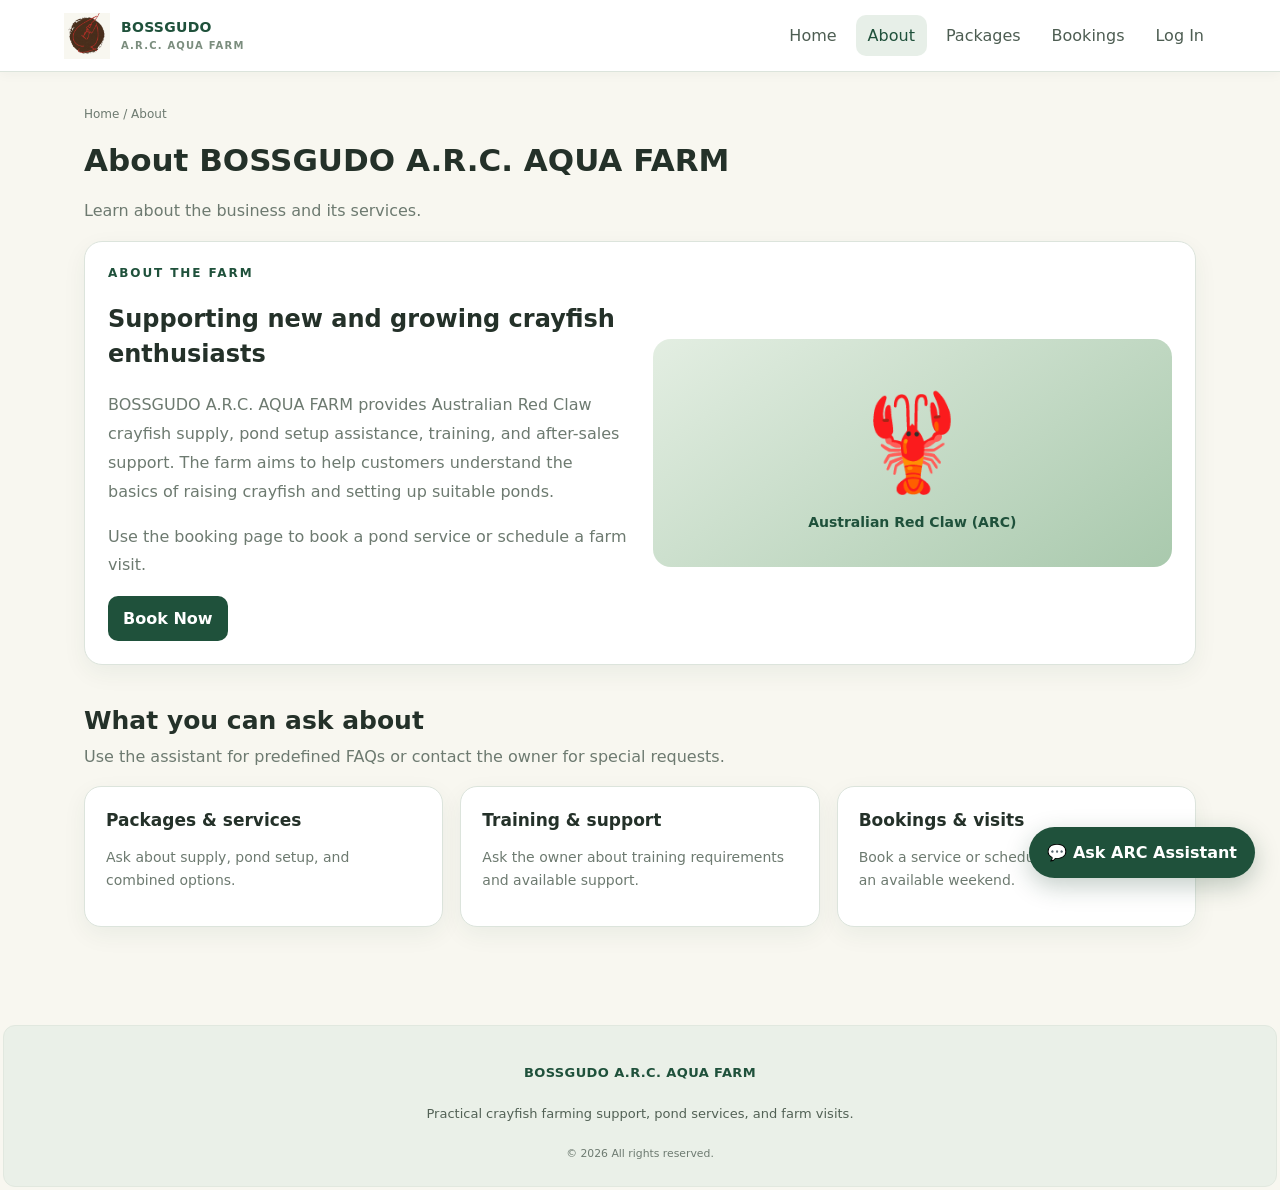
<file: about.html>
<!doctype html>
<html lang="en">
  <head>
    <meta charset="UTF-8" />
    <meta name="viewport" content="width=device-width, initial-scale=1.0" />
    <meta name="description" content="Learn about BOSSGUDO A.R.C. AQUA FARM." />
    <title>BOSSGUDO A.R.C. AQUA FARM — About</title>
    <link rel="stylesheet" href="style.css" />
    <script src="script.js" defer></script>
  </head>
  <body data-page="about">
    <header class="topbar">
      <a href="index.html" class="brand">
        <img src="pictures/boss-gudo-logo.png" alt="BOSSGUDO A.R.C. AQUA FARM logo" class="brand-logo" />
        <span class="brand-name">BOSSGUDO<small>A.R.C. AQUA FARM</small></span>
      </a>
      <nav class="nav" id="mainNav" aria-label="Main navigation">
        <a href="index.html" data-page="home">Home</a>
        <a href="about.html" data-page="about" class="active">About</a>
        <a href="packages.html" data-page="packages">Packages</a>
        <a href="booking.html" data-page="booking">Bookings</a>
        <a href="mybookings.html" data-page="mybookings" style="display: none;">My Bookings</a>
        <a href="login.html" data-page="login">Log In</a>
      </nav>
    </header>
    <main id="app"></main>
    <div id="modalHost"></div>
    <div class="toast" id="toast" role="status" aria-live="polite"></div>
    <footer class="footer">
      <strong>BOSSGUDO A.R.C. AQUA FARM</strong>
      <span>Practical crayfish farming support, pond services, and farm visits.</span>
      <small>&copy; <span class="footer-year"></span> All rights reserved.</small>
    </footer>
    <button class="chat-launch" id="chatLaunch" type="button">💬 Ask ARC Assistant</button>
    <div class="chat-box" id="chatBox">
      <div class="chat-head">
        ARC Inquiry Assistant
        <button class="small" id="chatClose" type="button" aria-label="Close assistant">
          ✕
        </button>
      </div>
      <div class="chat-body" id="chatBody">
        <div class="bubble">
          Hi! I can help with basic questions about packages, pond setup,
          training, and bookings. What would you like to know?
        </div>
      </div>
      <form class="chat-input" id="chatForm">
        <input
          id="chatText"
          placeholder="Ask about packages..."
          aria-label="Ask a question"
        /><button class="primary" type="submit">Send</button>
      </form>
    </div>
  </body>
</html>
</file>
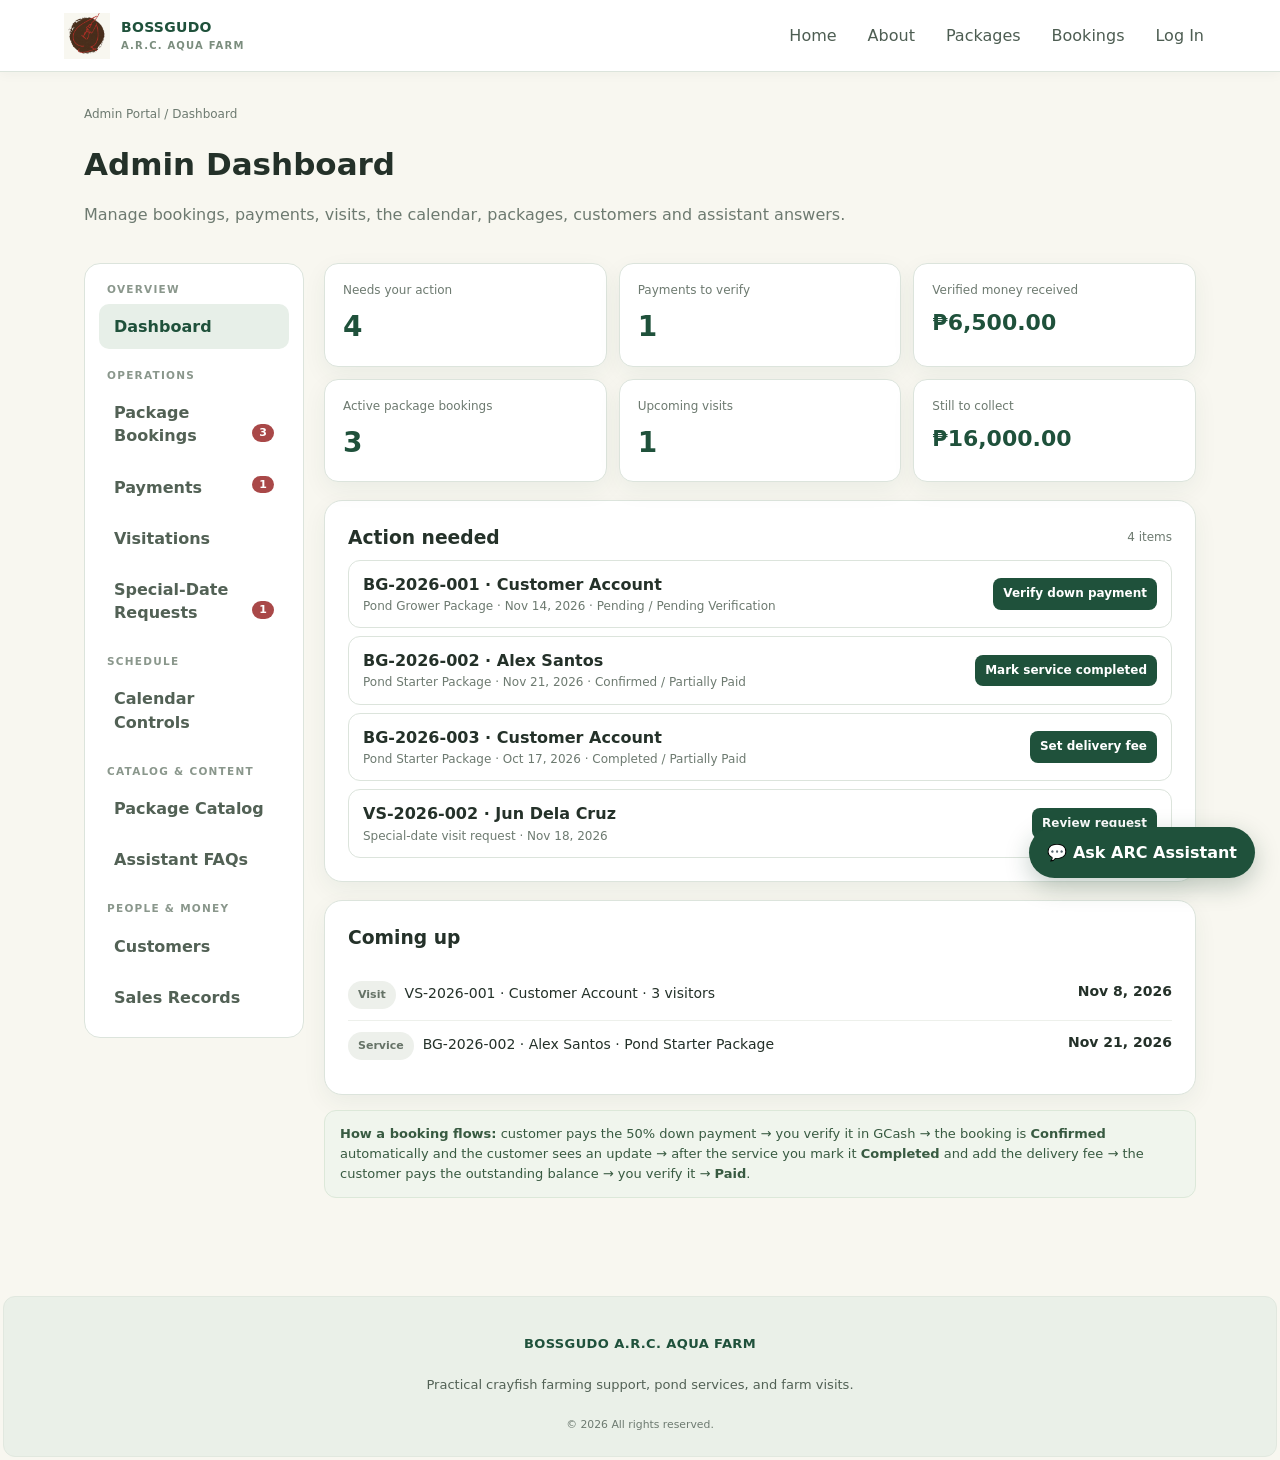
<file: admin.html>
<!doctype html>
<html lang="en">
  <head>
    <meta charset="UTF-8" />
    <meta name="viewport" content="width=device-width, initial-scale=1.0" />
    <meta
      name="description"
      content="BossGudo ARC Aqua Farm admin dashboard."
    />
    <title>BOSSGUDO A.R.C. AQUA FARM — Admin Dashboard</title>
    <link rel="stylesheet" href="style.css" />
    <script src="script.js" defer></script>
  </head>
  <body data-page="admin">
    <header class="topbar">
      <a href="index.html" class="brand">
        <img src="pictures/boss-gudo-logo.png" alt="BOSSGUDO A.R.C. AQUA FARM logo" class="brand-logo" />
        <span class="brand-name">BOSSGUDO<small>A.R.C. AQUA FARM</small></span>
      </a>
      <nav class="nav" id="mainNav" aria-label="Main navigation">
        <a href="index.html" data-page="home">Home</a>
        <a href="about.html" data-page="about">About</a>
        <a href="packages.html" data-page="packages">Packages</a>
        <a href="booking.html" data-page="booking">Bookings</a>
        <a href="mybookings.html" data-page="mybookings" style="display: none;">My Bookings</a>
        <a href="login.html" data-page="login">Log In</a>
      </nav>
    </header>
    <main id="app"></main>
    <div id="modalHost"></div>
    <div class="toast" id="toast" role="status" aria-live="polite"></div>
    <footer class="footer">
      <strong>BOSSGUDO A.R.C. AQUA FARM</strong>
      <span>Practical crayfish farming support, pond services, and farm visits.</span>
      <small>&copy; <span class="footer-year"></span> All rights reserved.</small>
    </footer>
    <button class="chat-launch" id="chatLaunch" type="button">💬 Ask ARC Assistant</button>
    <div class="chat-box" id="chatBox">
      <div class="chat-head">
        ARC Inquiry Assistant
        <button class="small" id="chatClose" type="button" aria-label="Close assistant">
          ✕
        </button>
      </div>
      <div class="chat-body" id="chatBody">
        <div class="bubble">
          Hi! I can help with basic questions about packages, pond setup,
          training, and bookings. What would you like to know?
        </div>
      </div>
      <form class="chat-input" id="chatForm">
        <input
          id="chatText"
          placeholder="Ask about packages..."
          aria-label="Ask a question"
        /><button class="primary" type="submit">Send</button>
      </form>
    </div>
  </body>
</html>
</file>
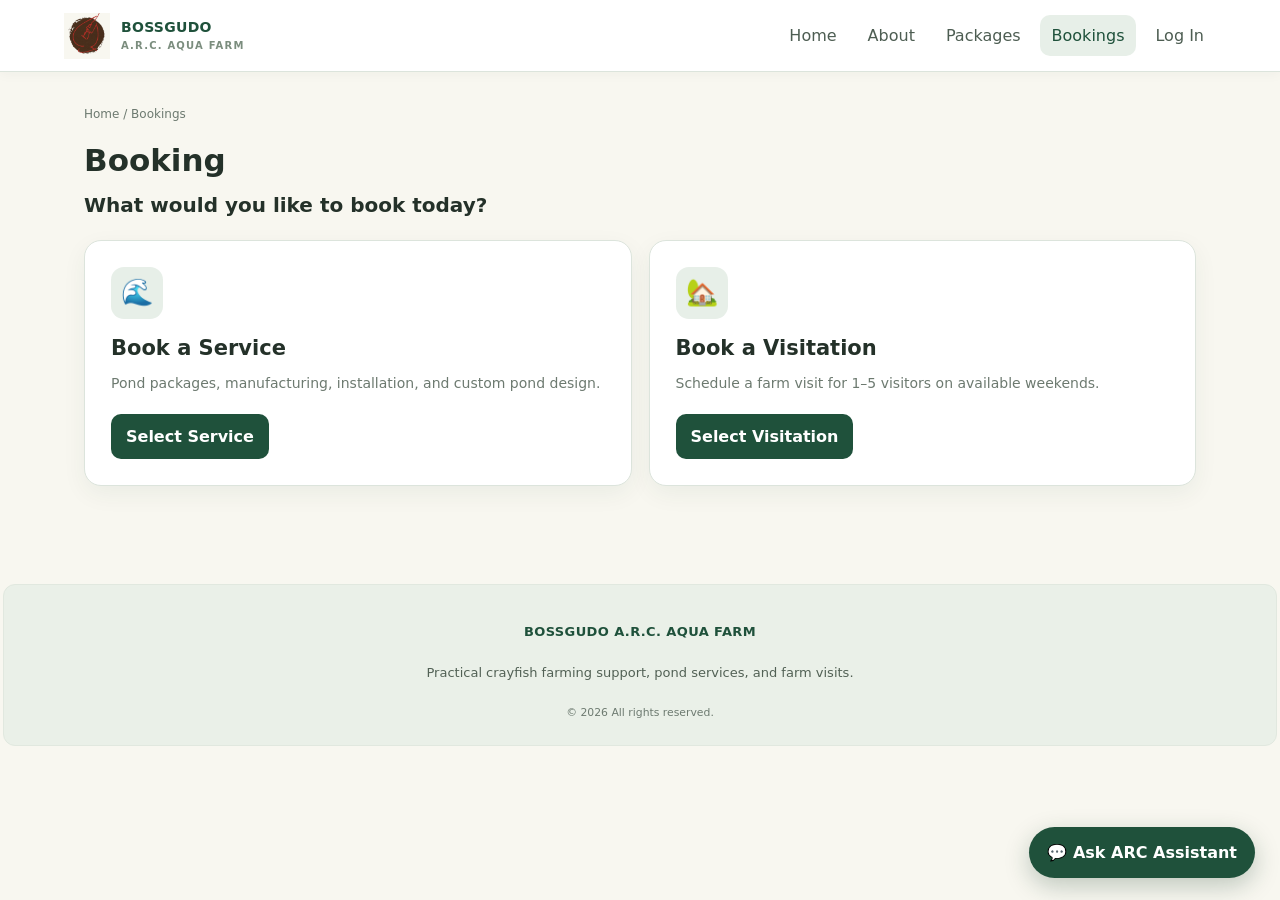
<file: booking.html>
<!doctype html>
<html lang="en">
  <head>
    <meta charset="UTF-8" />
    <meta name="viewport" content="width=device-width, initial-scale=1.0" />
    <meta
      name="description"
      content="Book a pond service or farm visitation with BOSSGUDO A.R.C. AQUA FARM."
    />
    <title>BOSSGUDO A.R.C. AQUA FARM — Bookings</title>
    <link rel="stylesheet" href="style.css" />
    <script src="script.js" defer></script>
  </head>
  <body data-page="booking">
    <header class="topbar">
      <a href="index.html" class="brand">
        <img src="pictures/boss-gudo-logo.png" alt="BOSSGUDO A.R.C. AQUA FARM logo" class="brand-logo" />
        <span class="brand-name">BOSSGUDO<small>A.R.C. AQUA FARM</small></span>
      </a>
      <nav class="nav" id="mainNav" aria-label="Main navigation">
        <a href="index.html" data-page="home">Home</a>
        <a href="about.html" data-page="about">About</a>
        <a href="packages.html" data-page="packages">Packages</a>
        <a href="booking.html" data-page="booking" class="active">Bookings</a>
        <a href="mybookings.html" data-page="mybookings" style="display: none;">My Bookings</a>
        <a href="login.html" data-page="login">Log In</a>
      </nav>
    </header>
    <main id="app"></main>
    <div id="modalHost"></div>
    <div class="toast" id="toast" role="status" aria-live="polite"></div>
    <footer class="footer">
      <strong>BOSSGUDO A.R.C. AQUA FARM</strong>
      <span>Practical crayfish farming support, pond services, and farm visits.</span>
      <small>&copy; <span class="footer-year"></span> All rights reserved.</small>
    </footer>
    <button class="chat-launch" id="chatLaunch" type="button">💬 Ask ARC Assistant</button>
    <div class="chat-box" id="chatBox">
      <div class="chat-head">
        ARC Inquiry Assistant
        <button class="small" id="chatClose" type="button" aria-label="Close assistant">
          ✕
        </button>
      </div>
      <div class="chat-body" id="chatBody">
        <div class="bubble">
          Hi! I can help with basic questions about packages, pond setup,
          training, and bookings. What would you like to know?
        </div>
      </div>
      <form class="chat-input" id="chatForm">
        <input
          id="chatText"
          placeholder="Ask about packages..."
          aria-label="Ask a question"
        /><button class="primary" type="submit">Send</button>
      </form>
    </div>
  </body>
</html>
</file>
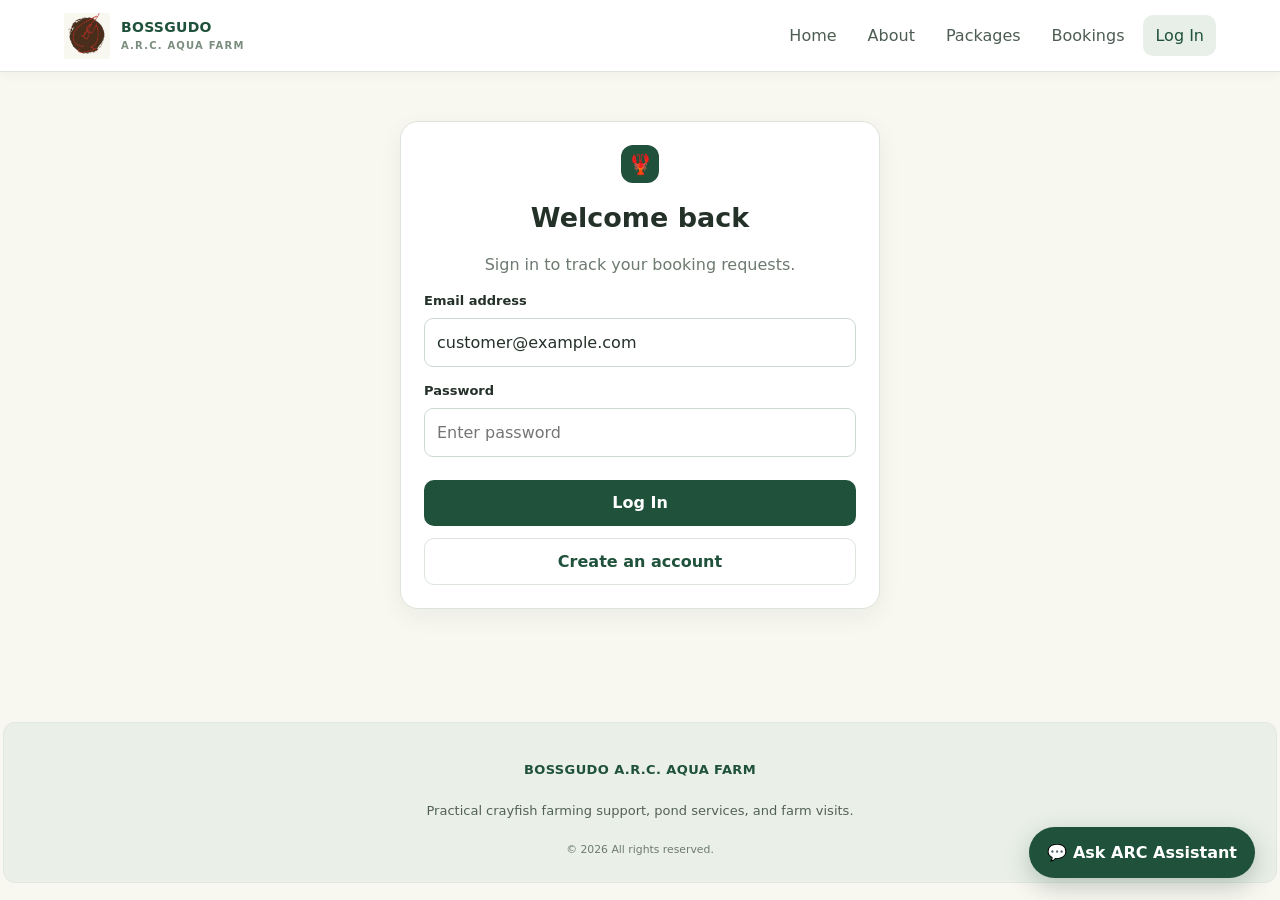
<file: login.html>
<!doctype html>
<html lang="en">
  <head>
    <meta charset="UTF-8" />
    <meta name="viewport" content="width=device-width, initial-scale=1.0" />
    <meta
      name="description"
      content="Sign in to track your BOSSGUDO A.R.C. AQUA FARM bookings."
    />
    <title>BOSSGUDO A.R.C. AQUA FARM — Log In</title>
    <link rel="stylesheet" href="style.css" />
    <script src="script.js" defer></script>
  </head>
  <body data-page="login">
    <header class="topbar">
      <a href="index.html" class="brand">
        <img src="pictures/boss-gudo-logo.png" alt="BOSSGUDO A.R.C. AQUA FARM logo" class="brand-logo" />
        <span class="brand-name">BOSSGUDO<small>A.R.C. AQUA FARM</small></span>
      </a>
      <nav class="nav" id="mainNav" aria-label="Main navigation">
        <a href="index.html" data-page="home">Home</a>
        <a href="about.html" data-page="about">About</a>
        <a href="packages.html" data-page="packages">Packages</a>
        <a href="booking.html" data-page="booking">Bookings</a>
        <a href="mybookings.html" data-page="mybookings" style="display: none;">My Bookings</a>
        <a href="login.html" data-page="login" class="active">Log In</a>
      </nav>
    </header>
    <main id="app"></main>
    <div id="modalHost"></div>
    <div class="toast" id="toast" role="status" aria-live="polite"></div>
    <footer class="footer">
      <strong>BOSSGUDO A.R.C. AQUA FARM</strong>
      <span>Practical crayfish farming support, pond services, and farm visits.</span>
      <small>&copy; <span class="footer-year"></span> All rights reserved.</small>
    </footer>
    <button class="chat-launch" id="chatLaunch" type="button">💬 Ask ARC Assistant</button>
    <div class="chat-box" id="chatBox">
      <div class="chat-head">
        ARC Inquiry Assistant
        <button class="small" id="chatClose" type="button" aria-label="Close assistant">
          ✕
        </button>
      </div>
      <div class="chat-body" id="chatBody">
        <div class="bubble">
          Hi! I can help with basic questions about packages, pond setup,
          training, and bookings. What would you like to know?
        </div>
      </div>
      <form class="chat-input" id="chatForm">
        <input
          id="chatText"
          placeholder="Ask about packages..."
          aria-label="Ask a question"
        /><button class="primary" type="submit">Send</button>
      </form>
    </div>
  </body>
</html>
</file>
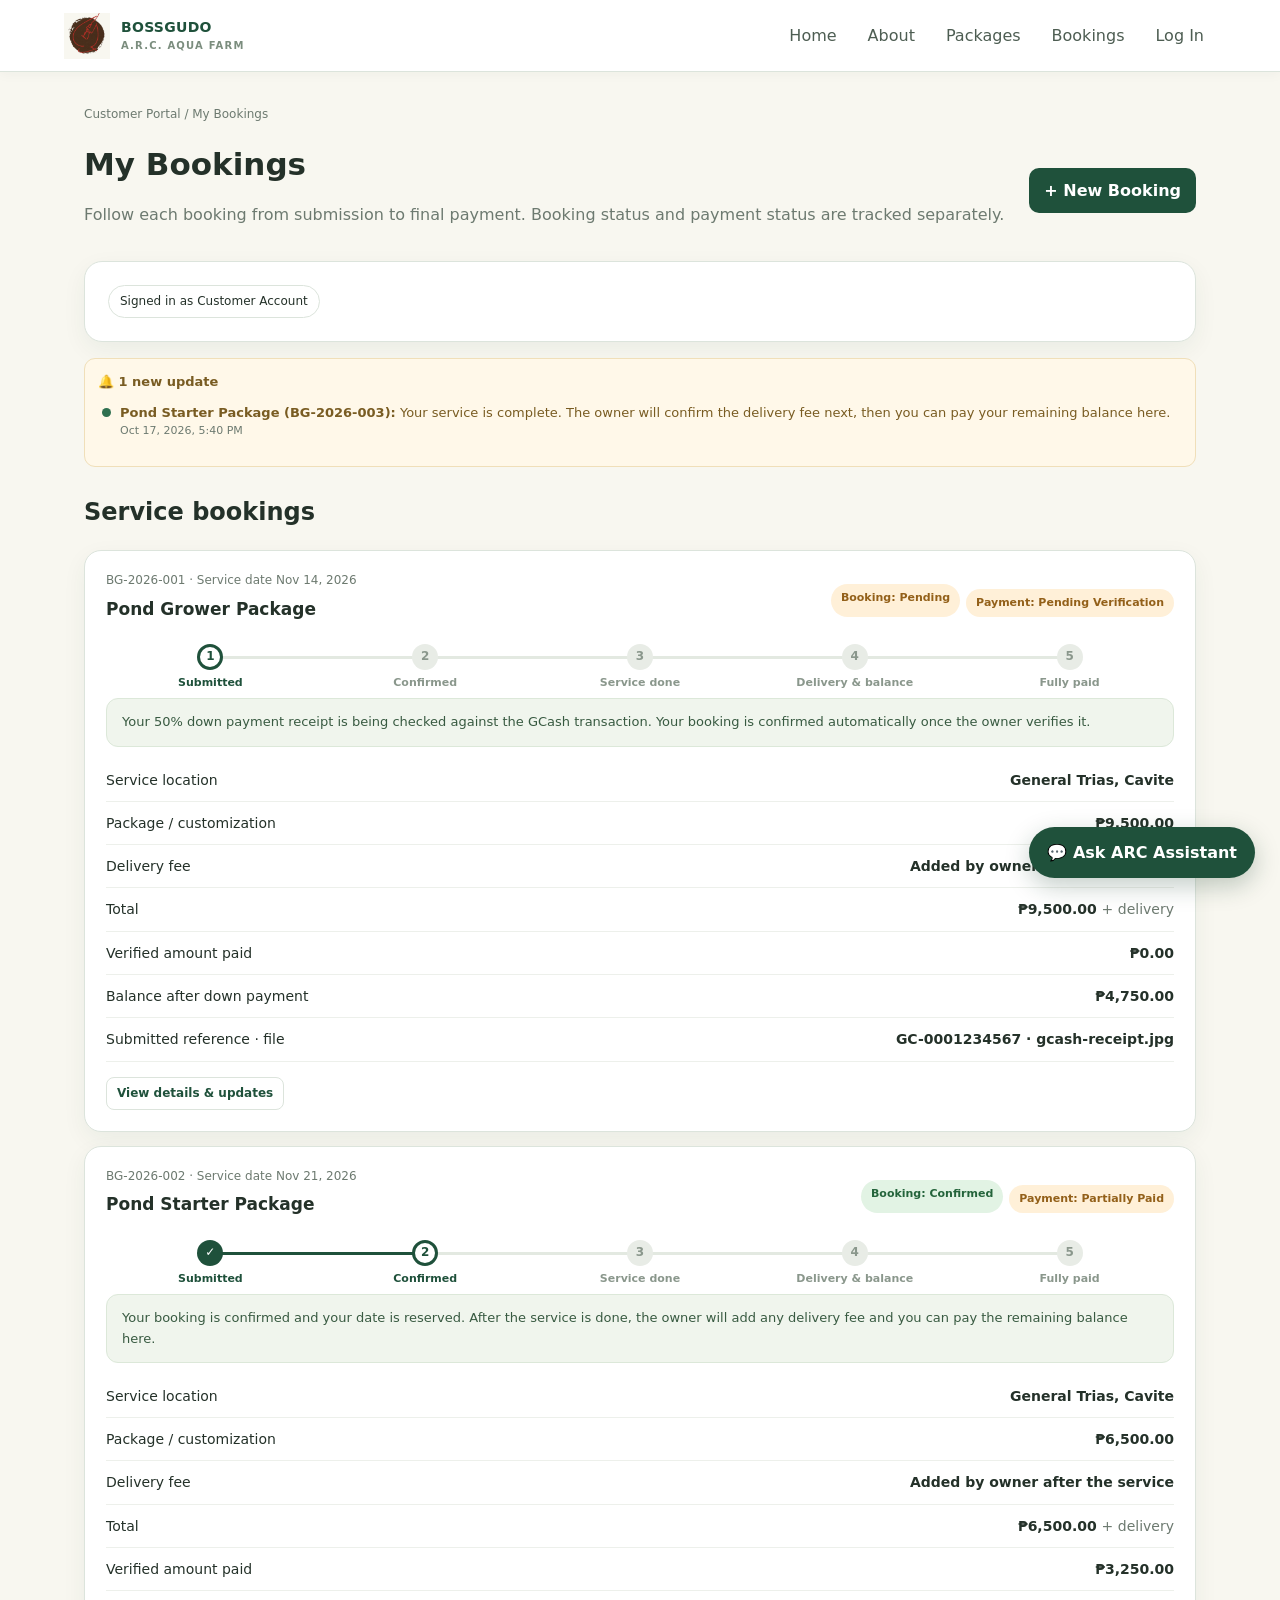
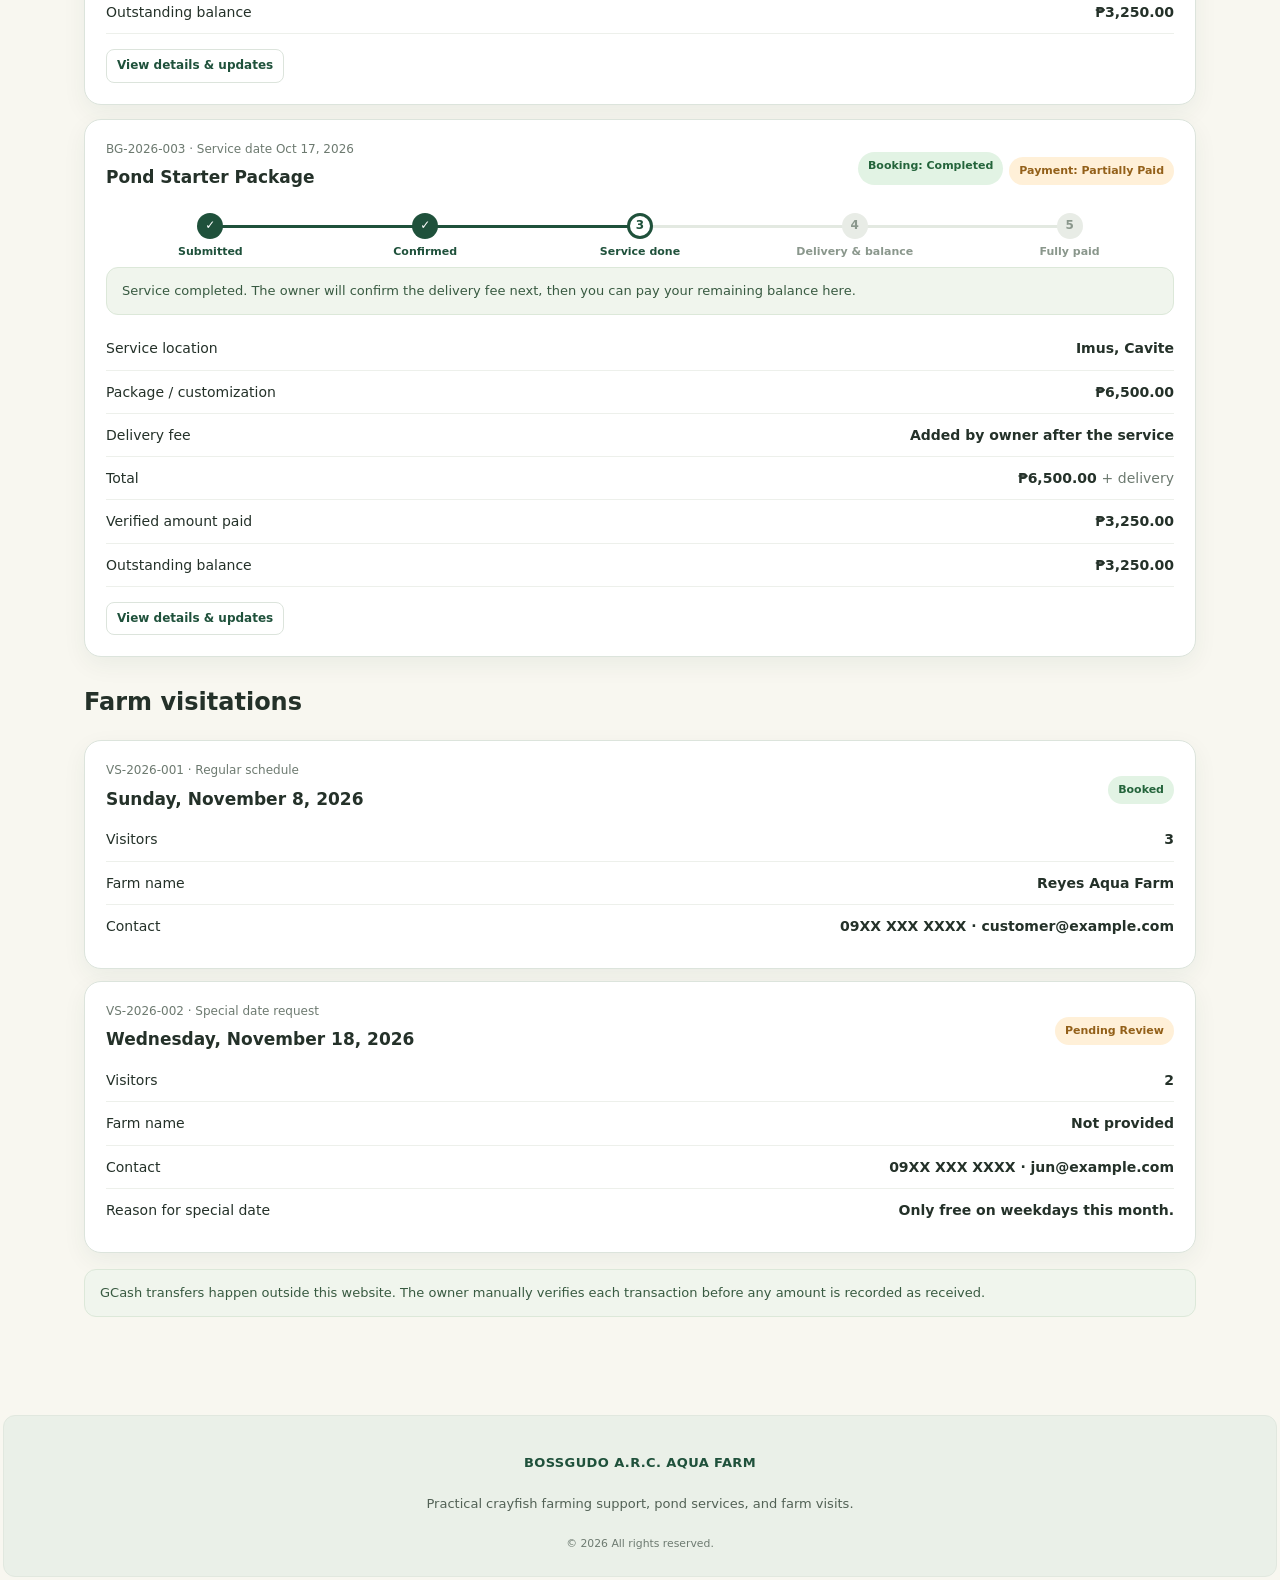
<file: mybookings.html>
<!doctype html>
<html lang="en">
  <head>
    <meta charset="UTF-8" />
    <meta name="viewport" content="width=device-width, initial-scale=1.0" />
    <meta
      name="description"
      content="Track your BOSSGUDO A.R.C. AQUA FARM booking requests."
    />
    <title>BOSSGUDO A.R.C. AQUA FARM — My Bookings</title>
    <link rel="stylesheet" href="style.css" />
    <script src="script.js" defer></script>
  </head>
  <body data-page="mybookings">
    <header class="topbar">
      <a href="index.html" class="brand">
        <img src="pictures/boss-gudo-logo.png" alt="BOSSGUDO A.R.C. AQUA FARM logo" class="brand-logo" />
        <span class="brand-name">BOSSGUDO<small>A.R.C. AQUA FARM</small></span>
      </a>
      <nav class="nav" id="mainNav" aria-label="Main navigation">
        <a href="index.html" data-page="home">Home</a>
        <a href="about.html" data-page="about">About</a>
        <a href="packages.html" data-page="packages">Packages</a>
        <a href="booking.html" data-page="booking">Bookings</a>
        <a href="mybookings.html" data-page="mybookings" class="active" style="display: none;"
          >My Bookings</a
        >
        <a href="login.html" data-page="login">Log In</a>
      </nav>
    </header>
    <main id="app"></main>
    <div id="modalHost"></div>
    <div class="toast" id="toast" role="status" aria-live="polite"></div>
    <footer class="footer">
      <strong>BOSSGUDO A.R.C. AQUA FARM</strong>
      <span>Practical crayfish farming support, pond services, and farm visits.</span>
      <small>&copy; <span class="footer-year"></span> All rights reserved.</small>
    </footer>
    <button class="chat-launch" id="chatLaunch" type="button">💬 Ask ARC Assistant</button>
    <div class="chat-box" id="chatBox">
      <div class="chat-head">
        ARC Inquiry Assistant
        <button class="small" id="chatClose" type="button" aria-label="Close assistant">
          ✕
        </button>
      </div>
      <div class="chat-body" id="chatBody">
        <div class="bubble">
          Hi! I can help with basic questions about packages, pond setup,
          training, and bookings. What would you like to know?
        </div>
      </div>
      <form class="chat-input" id="chatForm">
        <input
          id="chatText"
          placeholder="Ask about packages..."
          aria-label="Ask a question"
        /><button class="primary" type="submit">Send</button>
      </form>
    </div>
  </body>
</html>
</file>
<file: style.css>
:root {
  --green: #1f513b;
  --green2: #2f7050;
  --sage: #e7efe8;
  --cream: #f8f7f0;
  --ink: #243129;
  --muted: #6d7a70;
  --line: #dce4dc;
  --red: #a94848;
  --gold: #c78b2d;
  --white: #fff;
}
* {
  box-sizing: border-box;
}
body {
  margin: 0;
  background: var(--cream);
  font-family:
    Inter,
    ui-sans-serif,
    system-ui,
    -apple-system,
    BlinkMacSystemFont,
    "Segoe UI",
    sans-serif;
  color: var(--ink);
}
button,
input,
select,
textarea {
  font: inherit;
}
button {
  cursor: pointer;
  border: 0;
  border-radius: 10px;
  padding: 11px 15px;
  font-weight: 650;
  transition: 0.15s;
}
button:hover {
  transform: translateY(-1px);
  filter: brightness(0.97);
}
.primary {
  background: var(--green);
  color: #fff;
}
.secondary {
  background: #fff;
  color: var(--green);
  border: 1px solid var(--line);
}
.danger {
  background: #fff0f0;
  color: #9c3535;
  border: 1px solid #f1d1d1;
}
.small {
  padding: 7px 10px;
  font-size: 12px;
  border-radius: 8px;
}
.topbar {
  height: 72px;
  background: #fff;
  border-bottom: 1px solid var(--line);
  display: flex;
  align-items: center;
  justify-content: space-between;
  padding: 0 max(5vw, 24px);
  position: sticky;
  top: 0;
  z-index: 5;
}
.brand {
  display: flex;
  align-items: center;
  gap: 11px;
  font-weight: 850;
  letter-spacing: 0.03em;
  color: var(--green);
  font-size: 14px;
}
.logo {
  width: 38px;
  height: 38px;
  border-radius: 12px;
  background: var(--green);
  color: white;
  display: grid;
  place-items: center;
  font-size: 20px;
}
.nav {
  display: flex;
  align-items: center;
  gap: 7px;
  flex-wrap: wrap;
}
.nav a {
  display: inline-flex;
  align-items: center;
  background: transparent;
  color: #4d5d52;
  padding: 9px 12px;
  text-decoration: none;
  border-radius: 10px;
}
.nav a.active {
  background: var(--sage);
  color: var(--green);
}
main {
  max-width: 1160px;
  margin: 0 auto;
  padding: 34px 24px 70px;
}
.eyebrow {
  font-size: 12px;
  text-transform: uppercase;
  letter-spacing: 0.16em;
  font-weight: 800;
  color: #c9e1cf;
}
.hero-actions {
  display: flex;
  gap: 10px;
  flex-wrap: wrap;
  margin-top: 25px;
}
.section-head {
  display: flex;
  justify-content: space-between;
  align-items: end;
  gap: 16px;
  margin: 38px 0 18px;
}
.section-head h2 {
  margin: 0;
  font-size: 25px;
}
.section-head p {
  margin: 5px 0 0;
  color: var(--muted);
}
.grid3 {
  display: grid;
  grid-template-columns: repeat(3, 1fr);
  gap: 17px;
}
.card {
  background: #fff;
  border: 1px solid var(--line);
  border-radius: 17px;
  padding: 21px;
  box-shadow: 0 4px 16px #173f2e08;
}
.service-photo {
  width: 100%;
  height: 205px;
  object-fit: cover;
  object-position: center;
  border-radius: 12px;
  display: block;
  margin: 0 0 16px;
  background: #e7efe8;
}
.service-icon {
  width: 45px;
  height: 45px;
  background: var(--sage);
  border-radius: 13px;
  display: grid;
  place-items: center;
  font-size: 23px;
  margin-bottom: 14px;
}
.card h3 {
  margin: 0 0 8px;
  font-size: 17px;
}
.card p {
  color: var(--muted);
  font-size: 14px;
  line-height: 1.6;
}
.price-note {
  font-size: 12px;
  font-weight: 750;
  color: var(--green);
  background: #edf5ee;
  padding: 8px 10px;
  border-radius: 8px;
  display: inline-block;
  margin: 8px 0 14px;
}
.steps {
  display: grid;
  grid-template-columns: repeat(3, 1fr);
  gap: 14px;
}
.step-card {
  padding: 18px;
  background: #eff3ec;
  border-radius: 14px;
}
.step-num {
  font-weight: 850;
  color: var(--green);
  font-size: 12px;
  letter-spacing: 0.08em;
}
.step-card h3 {
  margin: 8px 0;
}
.step-card p {
  font-size: 13px;
  color: var(--muted);
  margin: 0;
  line-height: 1.5;
}
.footer {
  padding: 26px;
  text-align: center;
  color: var(--muted);
  border-top: 1px solid var(--line);
  font-size: 13px;
}
.page-title {
  margin: 4px 0 8px;
  font-size: 31px;
}
.muted {
  color: var(--muted);
}
.breadcrumbs {
  font-size: 12px;
  color: var(--muted);
  margin-bottom: 15px;
}
.panel {
  background: #fff;
  border: 1px solid var(--line);
  border-radius: 18px;
  padding: 23px;
  margin-top: 18px;
}
.wizard-steps {
  display: grid;
  grid-template-columns: repeat(4, 1fr);
  gap: 8px;
  margin: 24px 0;
}
.wizard-step {
  padding: 13px 10px;
  border-radius: 11px;
  background: #edf0eb;
  color: #718074;
  font-size: 13px;
  font-weight: 750;
  text-align: center;
}
.wizard-step.active {
  background: var(--green);
  color: #fff;
}
.wizard-step.done {
  background: #dcebdd;
  color: var(--green);
}
.package-grid {
  display: grid;
  grid-template-columns: repeat(3, 1fr);
  gap: 13px;
}
.package-photo {
  width: 100%;
  height: 245px;
  object-fit: cover;
  object-position: center;
  border-radius: 12px;
  display: block;
  margin-bottom: 13px;
  background: #e7efe8;
}
.catalog-photo {
  width: 100%;
  max-width: 360px;
  height: 230px;
  object-fit: cover;
  object-position: center;
  border-radius: 12px;
  display: block;
  background: #e7efe8;
}
.package {
  border: 1.5px solid var(--line);
  border-radius: 14px;
  padding: 17px;
  cursor: pointer;
  background: #fff;
}
.package.selected {
  border-color: var(--green);
  background: #f1f7f1;
  box-shadow: 0 0 0 2px #2f70501a;
}
.package h3 {
  font-size: 15px;
}
.package .check {
  float: right;
  color: var(--green);
  font-weight: 900;
}
.field-grid {
  display: grid;
  grid-template-columns: repeat(2, 1fr);
  gap: 15px;
}
.field {
  display: flex;
  flex-direction: column;
  gap: 7px;
  margin: 11px 0;
}
.field label {
  font-size: 13px;
  font-weight: 750;
}
.field input,
.field select,
.field textarea {
  width: 100%;
  padding: 12px;
  border: 1px solid #cfd9d0;
  border-radius: 9px;
  background: #fff;
  color: var(--ink);
}
.field textarea {
  min-height: 80px;
  resize: vertical;
}
.field input:focus,
.field select:focus,
.field textarea:focus {
  outline: 2px solid #b7d4bd;
  border-color: var(--green);
}
.wizard-actions {
  display: flex;
  justify-content: space-between;
  gap: 10px;
  margin-top: 24px;
}
.notice {
  background: #f0f5ed;
  border: 1px solid #dce8d9;
  border-radius: 12px;
  padding: 13px 15px;
  color: #385a41;
  font-size: 13px;
  line-height: 1.55;
}
.calendar-wrap {
  display: grid;
  grid-template-columns: 1fr 250px;
  gap: 22px;
}
.calendar {
  border: 1px solid var(--line);
  border-radius: 14px;
  padding: 16px;
}
.cal-head {
  display: flex;
  justify-content: space-between;
  align-items: center;
  margin-bottom: 15px;
}
.cal-head button {
  background: #f0f4ef;
  color: var(--green);
  padding: 7px 11px;
}
.cal-grid {
  display: grid;
  grid-template-columns: repeat(7, 1fr);
  gap: 5px;
}
.cal-dayname {
  text-align: center;
  color: var(--muted);
  font-size: 11px;
  padding: 8px 0;
  font-weight: 800;
}
.day {
  min-height: 44px;
  border-radius: 9px;
  background: #f2f3ef;
  color: #a4aaa3;
  display: grid;
  place-items: center;
  font-size: 13px;
  border: 1px solid transparent;
}
.day.available {
  background: #e5f3e6;
  color: #235a35;
  cursor: pointer;
}
.day.available:hover {
  border-color: #4e8a5b;
}
.day.unavailable {
  background: #fae7e7;
  color: #a43b3b;
  text-decoration: line-through;
}
.day.selected {
  background: var(--green);
  color: #fff;
  border-color: var(--green);
  font-weight: 800;
}
.legend {
  display: flex;
  gap: 12px;
  flex-wrap: wrap;
  font-size: 11px;
  color: var(--muted);
  margin-top: 12px;
}
.dot {
  display: inline-block;
  width: 8px;
  height: 8px;
  border-radius: 50%;
  margin-right: 5px;
}
.summary-line {
  display: flex;
  justify-content: space-between;
  gap: 14px;
  padding: 11px 0;
  border-bottom: 1px solid #edf0eb;
  font-size: 14px;
}
.summary-line:last-child {
  border: 0;
}
.status {
  display: inline-block;
  border-radius: 999px;
  padding: 6px 10px;
  font-size: 11px;
  font-weight: 850;
  background: #fff0d8;
  color: #936019;
}
.status.green {
  background: #e2f3e4;
  color: #24643b;
}
.status.red {
  background: #fde5e5;
  color: #a33d3d;
}
.status.gray {
  background: #edf0eb;
  color: #667367;
}
.layout {
  display: grid;
  grid-template-columns: 220px 1fr;
  gap: 20px;
}
.sidebar {
  background: #fff;
  border: 1px solid var(--line);
  border-radius: 16px;
  padding: 14px;
  height: max-content;
}
.sidebar button {
  width: 100%;
  text-align: left;
  background: transparent;
  color: #526155;
  margin: 3px 0;
}
.sidebar button.active {
  background: var(--sage);
  color: var(--green);
}
.stat-grid {
  display: grid;
  grid-template-columns: repeat(3, 1fr);
  gap: 12px;
}
.stat {
  padding: 18px;
  border: 1px solid var(--line);
  border-radius: 14px;
  background: #fff;
}
.stat .label {
  font-size: 12px;
  color: var(--muted);
}
.stat .value {
  font-size: 28px;
  font-weight: 850;
  margin-top: 8px;
  color: var(--green);
}
table {
  border-collapse: collapse;
  width: 100%;
  font-size: 13px;
}
th,
td {
  text-align: left;
  padding: 13px 11px;
  border-bottom: 1px solid #edf0eb;
}
th {
  color: var(--muted);
  font-size: 11px;
  text-transform: uppercase;
  letter-spacing: 0.05em;
  background: #f8faf7;
}
td .actions {
  display: flex;
  gap: 5px;
  flex-wrap: wrap;
}
.table-wrap {
  overflow: auto;
  border: 1px solid var(--line);
  border-radius: 12px;
  margin-top: 16px;
}
.chat-launch {
  position: fixed;
  right: 25px;
  bottom: 22px;
  z-index: 10;
  border-radius: 999px;
  box-shadow: 0 8px 24px #123a2840;
  padding: 14px 18px;
  background: var(--green);
  color: #fff;
}
.chat-box {
  position: fixed;
  right: 25px;
  bottom: 86px;
  width: min(350px, calc(100vw - 30px));
  background: #fff;
  border: 1px solid var(--line);
  border-radius: 18px;
  box-shadow: 0 15px 50px #183b2830;
  z-index: 11;
  overflow: hidden;
  display: none;
}
.chat-head {
  background: var(--green);
  color: #fff;
  padding: 15px;
  font-weight: 800;
  display: flex;
  justify-content: space-between;
}
.chat-body {
  padding: 14px;
  height: 270px;
  overflow: auto;
  background: #f8faf7;
}
.bubble {
  padding: 10px 12px;
  border-radius: 12px;
  margin: 7px 0;
  max-width: 88%;
  font-size: 13px;
  line-height: 1.5;
  background: #e8f0e8;
}
.bubble.user {
  margin-left: auto;
  background: #1f513b;
  color: #fff;
}
.chat-input {
  display: flex;
  padding: 10px;
  gap: 7px;
  border-top: 1px solid var(--line);
}
.chat-input input {
  min-width: 0;
  flex: 1;
  padding: 10px;
  border: 1px solid var(--line);
  border-radius: 8px;
}
.chat-input button {
  padding: 9px 12px;
}
.auth-card {
  max-width: 480px;
  margin: 15px auto;
}
.auth-card .field {
  margin: 15px 0;
}
.auth-card .primary {
  width: 100%;
  margin-top: 8px;
}
.empty {
  text-align: center;
  padding: 36px 18px;
  color: var(--muted);
}
.pill-row {
  display: flex;
  gap: 8px;
  flex-wrap: wrap;
}
.pill {
  border: 1px solid var(--line);
  border-radius: 999px;
  padding: 7px 11px;
  font-size: 12px;
  background: #fff;
}
.hidden {
  display: none !important;
}
.success {
  text-align: center;
  padding: 28px;
}
.success .bigcheck {
  font-size: 48px;
  color: var(--green);
}
.admin-header {
  display: flex;
  justify-content: space-between;
  align-items: center;
  gap: 12px;
  flex-wrap: wrap;
}
.callout {
  background: #fff8e9;
  border: 1px solid #f0dfb9;
  color: #795c22;
  padding: 13px;
  border-radius: 11px;
  font-size: 13px;
  line-height: 1.5;
}
@media (max-width: 800px) {
  .topbar {
    height: auto;
    min-height: 70px;
    align-items: flex-start;
    padding: 15px 18px;
    gap: 10px;
    flex-direction: column;
  }
  .nav {
    width: 100%;
  }
  .nav a {
    padding: 8px;
  }
  .grid3,
  .steps,
  .package-grid {
    grid-template-columns: 1fr;
  }
  .calendar-wrap,
  .layout {
    grid-template-columns: 1fr;
  }
  .sidebar {
    display: flex;
    overflow: auto;
  }
  .sidebar button {
    white-space: nowrap;
    width: auto;
  }
  .stat-grid {
    grid-template-columns: 1fr;
  }
  .field-grid {
    grid-template-columns: 1fr;
  }
  main {
    padding: 25px 15px 60px;
  }
  .wizard-step {
    font-size: 11px;
    padding: 10px 3px;
  }
  .hero h1 {
    font-size: 34px;
  }
  .section-head {
    align-items: start;
    flex-direction: column;
  }
}
@media (max-width: 700px) {
  .package-photo {
    height: 210px;
  }
  .catalog-photo {
    height: 200px;
    max-width: 100%;
  }
}

/* Responsive layout refinements for desktop, tablet, and mobile */
img,
svg,
video {
  max-width: 100%;
}
button,
input,
select,
textarea {
  max-width: 100%;
}
main,
.panel,
.card,
.package {
  min-width: 0;
}
.grid3,
.package-grid,
.steps,
.stat-grid,
.field-grid,
.calendar-wrap,
.layout {
  min-width: 0;
}
.table-wrap {
  max-width: 100%;
  -webkit-overflow-scrolling: touch;
}
.table-wrap table {
  min-width: 680px;
}
@media (max-width: 1024px) {
  main {
    max-width: 100%;
    padding-left: 22px;
    padding-right: 22px;
  }
  .grid3,
  .package-grid {
    grid-template-columns: repeat(2, minmax(0, 1fr));
  }
  .layout {
    grid-template-columns: 190px minmax(0, 1fr);
  }
  .calendar-wrap {
    grid-template-columns: minmax(0, 1fr) 220px;
  }
  .catalog-photo {
    max-width: 100%;
  }
}
@media (max-width: 800px) {
  .topbar {
    position: relative;
    align-items: stretch;
    padding: 14px 16px;
    gap: 12px;
  }
  .brand {
    font-size: 12px;
    line-height: 1.35;
  }
  .nav {
    display: grid;
    grid-template-columns: repeat(3, minmax(0, 1fr));
    gap: 5px;
  }
  .nav a {
    padding: 9px 6px;
    font-size: 12px;
    white-space: normal;
  }
  .grid3,
  .package-grid,
  .steps,
  .stat-grid,
  .field-grid {
    grid-template-columns: repeat(2, minmax(0, 1fr));
  }
  .layout,
  .calendar-wrap {
    grid-template-columns: minmax(0, 1fr);
  }
  .sidebar {
    display: flex;
    gap: 4px;
    overflow-x: auto;
    white-space: nowrap;
  }
  .sidebar button {
    flex: 0 0 auto;
    width: auto;
  }
  .calendar-wrap > div {
    min-width: 0;
  }
  .wizard-steps {
    grid-template-columns: repeat(4, minmax(0, 1fr));
    gap: 5px;
  }
  .wizard-step {
    font-size: 11px;
    padding: 10px 4px;
  }
  .panel {
    padding: 18px;
  }
  .section-head {
    align-items: flex-start;
    flex-direction: column;
  }
}
@media (max-width: 540px) {
  main {
    padding: 20px 12px 54px;
  }
  .topbar {
    padding: 12px;
  }
  .brand {
    align-items: flex-start;
    font-size: 11px;
  }
  .logo {
    flex: 0 0 34px;
    width: 34px;
    height: 34px;
  }
  .nav {
    grid-template-columns: repeat(2, minmax(0, 1fr));
  }
  .nav a {
    text-align: center;
    font-size: 12px;
  }
  .page-title {
    font-size: 26px;
    line-height: 1.2;
  }
  .grid3,
  .package-grid,
  .steps,
  .stat-grid,
  .field-grid {
    grid-template-columns: minmax(0, 1fr);
  }
  .card,
  .package {
    padding: 15px;
  }
  .package-photo {
    height: 190px;
  }
  .service-photo {
    height: 180px;
  }
  .catalog-photo {
    height: 180px;
  }
  .panel {
    padding: 14px;
    border-radius: 14px;
  }
  .wizard-steps {
    grid-template-columns: repeat(2, minmax(0, 1fr));
  }
  .wizard-step {
    font-size: 12px;
  }
  .wizard-actions {
    flex-direction: column-reverse;
  }
  .wizard-actions button {
    width: 100%;
  }
  .admin-header {
    align-items: flex-start;
  }
  .summary-line {
    gap: 10px;
    font-size: 13px;
    align-items: flex-start;
  }
  .summary-line > strong {
    text-align: right;
    overflow-wrap: anywhere;
    max-width: 62%;
  }
  .cal-grid {
    gap: 3px;
  }
  .day {
    min-height: 36px;
    font-size: 12px;
  }
  .calendar {
    padding: 10px;
  }
  .chat-launch {
    right: 12px;
    bottom: 12px;
    padding: 12px 14px;
  }
  .table-wrap table {
    min-width: 720px;
  }
}

@media (max-width: 520px) {
  .topbar {
    padding: 12px;
  }
  .brand {
    font-size: 12px;
    gap: 7px;
  }
  .nav {
    display: grid;
    grid-template-columns: repeat(2, minmax(0, 1fr));
  }
  .nav a {
    width: 100%;
    text-align: center;
  }
  main {
    padding: 18px 10px 48px;
  }
  .panel,
  .card {
    padding: 15px;
    border-radius: 14px;
  }
  .wizard-steps {
    grid-template-columns: repeat(2, minmax(0, 1fr));
  }
  .wizard-actions {
    flex-direction: column-reverse;
  }
  .wizard-actions button {
    width: 100%;
  }
  .cal-grid {
    gap: 3px;
  }
  .day {
    min-height: 36px;
    font-size: 12px;
    border-radius: 6px;
  }
  .cal-dayname {
    font-size: 10px;
  }
  .summary-line {
    align-items: flex-start;
    font-size: 13px;
  }
  .summary-line strong {
    text-align: right;
    overflow-wrap: anywhere;
  }
  .chat-launch {
    right: 12px;
    bottom: 12px;
    padding: 11px 14px;
  }
  .chat-box {
    right: 10px;
    bottom: 70px;
    width: calc(100vw - 20px);
  }
}
/* Booking type chooser, service and visitation flows */
.choice-grid {
  display: grid;
  grid-template-columns: repeat(2, minmax(0, 1fr));
  gap: 17px;
  margin-top: 20px;
}
.choice {
  display: flex;
  flex-direction: column;
  align-items: flex-start;
  padding: 26px;
}
.choice .service-icon {
  width: 52px;
  height: 52px;
  font-size: 26px;
}
.choice h3 {
  font-size: 21px;
}
.choice p {
  flex: 1;
  margin: 0 0 20px;
}
.pay-grid {
  display: grid;
  grid-template-columns: repeat(2, minmax(0, 1fr));
  gap: 17px;
  margin-top: 20px;
  align-items: start;
}
.review-grid {
  display: grid;
  grid-template-columns: minmax(0, 320px) minmax(0, 1fr);
  gap: 22px;
  align-items: start;
  margin-top: 18px;
}
.review-grid .package-photo {
  height: 220px;
  margin-bottom: 0;
}
.check-row {
  display: flex;
  gap: 10px;
  align-items: flex-start;
  margin-top: 14px;
  font-size: 14px;
  font-weight: 650;
  cursor: pointer;
}
.check-row input {
  width: 18px;
  height: 18px;
  margin-top: 2px;
  flex: 0 0 auto;
}
.day[role="button"]:focus-visible,
button:focus-visible,
.package:focus-visible,
input:focus-visible,
select:focus-visible {
  outline: 2px solid var(--green2);
  outline-offset: 2px;
}
.wizard-steps {
  grid-template-columns: repeat(var(--n, 4), minmax(0, 1fr));
}
@media (max-width: 700px) {
  .choice-grid,
  .pay-grid,
  .review-grid {
    grid-template-columns: minmax(0, 1fr);
  }
  .wizard-step {
    font-size: 11px;
    padding: 10px 3px;
  }
}
@media (prefers-reduced-motion: reduce) {
  button {
    transition: none;
  }
  button:hover {
    transform: none;
  }
}

/* ===== v3 additions: lifecycle tracker, modals, package catalog, admin organisation ===== */
.nav .badge {
  display: inline-block;
  min-width: 18px;
  height: 18px;
  line-height: 18px;
  padding: 0 5px;
  margin-left: 6px;
  border-radius: 999px;
  background: var(--red);
  color: #fff;
  font-size: 11px;
  font-weight: 800;
  text-align: center;
  vertical-align: middle;
}
.toast {
  position: fixed;
  left: 50%;
  bottom: 24px;
  transform: translate(-50%, 20px);
  background: #173f2e;
  color: #fff;
  padding: 12px 18px;
  border-radius: 12px;
  opacity: 0;
  pointer-events: none;
  transition: 0.25s;
  z-index: 60;
  max-width: calc(100vw - 30px);
  font-size: 14px;
  line-height: 1.4;
  box-shadow: 0 12px 32px #0a1d1455;
  text-align: center;
}
.toast.show {
  opacity: 1;
  transform: translate(-50%, 0);
}
.modal-backdrop {
  position: fixed;
  inset: 0;
  background: #10241a8c;
  z-index: 50;
  display: flex;
  align-items: flex-start;
  justify-content: center;
  padding: 4vh 14px;
  overflow: auto;
}
.modal {
  background: #fff;
  border-radius: 18px;
  width: min(560px, 100%);
  box-shadow: 0 30px 80px #0a1d1466;
  overflow: hidden;
  margin: auto;
}
.modal.wide {
  width: min(820px, 100%);
}
.modal-head {
  display: flex;
  justify-content: space-between;
  align-items: flex-start;
  gap: 12px;
  padding: 18px 22px;
  border-bottom: 1px solid var(--line);
  background: #fbfcfa;
}
.modal-head h3 {
  margin: 0;
  font-size: 19px;
}
.modal-body {
  padding: 20px 22px;
  max-height: 68vh;
  overflow: auto;
}
.modal-foot {
  display: flex;
  justify-content: flex-end;
  gap: 8px;
  padding: 14px 22px;
  border-top: 1px solid var(--line);
  background: #fbfcfa;
  flex-wrap: wrap;
}
.modal-body h4 {
  font-size: 13px;
  text-transform: uppercase;
  letter-spacing: 0.06em;
  color: var(--muted);
}
.tracker {
  display: grid;
  grid-template-columns: repeat(5, minmax(0, 1fr));
  gap: 6px;
  margin: 16px 0 8px;
}
.t-step {
  position: relative;
  text-align: center;
  font-size: 11px;
  font-weight: 700;
  color: #8a978c;
  line-height: 1.3;
}
.t-step .t-dot {
  width: 26px;
  height: 26px;
  border-radius: 50%;
  margin: 0 auto 6px;
  display: grid;
  place-items: center;
  background: #e8ece6;
  color: #8a978c;
  font-size: 12px;
  position: relative;
  z-index: 1;
}
.t-step::before {
  content: "";
  position: absolute;
  top: 12px;
  left: -50%;
  width: 100%;
  height: 3px;
  background: #e3e9e1;
}
.t-step:first-child::before {
  display: none;
}
.t-step.done .t-dot {
  background: var(--green);
  color: #fff;
}
.t-step.done,
.t-step.current {
  color: var(--green);
}
.t-step.done::before,
.t-step.current::before {
  background: var(--green);
}
.t-step.current .t-dot {
  background: #fff;
  border: 3px solid var(--green);
  color: var(--green);
}
.timeline {
  list-style: none;
  margin: 10px 0 0;
  padding: 0;
}
.timeline li {
  position: relative;
  padding: 0 0 14px 22px;
  font-size: 13px;
  line-height: 1.5;
}
.timeline li::before {
  content: "";
  position: absolute;
  left: 4px;
  top: 5px;
  width: 9px;
  height: 9px;
  border-radius: 50%;
  background: var(--green2);
}
.timeline li::after {
  content: "";
  position: absolute;
  left: 8px;
  top: 16px;
  bottom: -2px;
  width: 1px;
  background: #d5ded5;
}
.timeline li:last-child::after {
  display: none;
}
.timeline .when {
  display: block;
  color: var(--muted);
  font-size: 11px;
}
.tag-new {
  background: var(--gold);
  color: #fff;
  border-radius: 6px;
  padding: 1px 6px;
  font-size: 10px;
  font-weight: 800;
  margin-left: 6px;
  vertical-align: middle;
}
.pkg-grid {
  display: grid;
  grid-template-columns: repeat(auto-fill, minmax(270px, 1fr));
  gap: 20px;
  align-items: stretch;
}
.pkg-card {
  display: flex;
  flex-direction: column;
  background: #fff;
  border: 1.5px solid var(--line);
  border-radius: 18px;
  overflow: hidden;
  box-shadow: 0 4px 16px #173f2e08;
  transition: 0.15s;
  position: relative;
  text-align: left;
}
.pkg-card:hover {
  box-shadow: 0 10px 28px #173f2e18;
  transform: translateY(-2px);
}
.pkg-card[role="button"] {
  cursor: pointer;
}
.pkg-card.selected {
  border-color: var(--green);
  box-shadow: 0 0 0 3px #2f705026;
}
.pkg-card.is-hidden {
  opacity: 0.72;
  border-style: dashed;
}
.pkg-media {
  position: relative;
  height: 190px;
  background: linear-gradient(135deg, #cfe3d1, #7fae8a);
  overflow: hidden;
}
.pkg-media img {
  width: 100%;
  height: 100%;
  object-fit: cover;
  display: block;
}
.pkg-card.custom .pkg-media {
  background: linear-gradient(135deg, #173f2e, #347453);
  display: grid;
  place-items: center;
  color: #fff;
  font-size: 64px;
}
.pkg-badge {
  position: absolute;
  top: 12px;
  left: 12px;
  background: var(--gold);
  color: #fff;
  font-size: 11px;
  font-weight: 800;
  padding: 5px 9px;
  border-radius: 999px;
  letter-spacing: 0.04em;
  box-shadow: 0 4px 10px #0003;
}
.pkg-badge.hidden-b {
  background: #6d7a70;
}
.pkg-tick {
  position: absolute;
  top: 10px;
  right: 10px;
  width: 30px;
  height: 30px;
  border-radius: 50%;
  background: #fff;
  color: var(--green);
  display: grid;
  place-items: center;
  font-weight: 900;
  box-shadow: 0 4px 12px #0003;
}
.pkg-body {
  padding: 18px;
  display: flex;
  flex-direction: column;
  gap: 11px;
  flex: 1;
}
.pkg-body h3 {
  margin: 0;
  font-size: 18px;
}
.pkg-body p {
  margin: 0;
  color: var(--muted);
  font-size: 13.5px;
  line-height: 1.55;
}
.chips {
  display: flex;
  gap: 6px;
  flex-wrap: wrap;
}
.chip {
  background: var(--sage);
  color: var(--green);
  font-size: 12px;
  font-weight: 700;
  padding: 5px 10px;
  border-radius: 999px;
}
.freebie {
  display: flex;
  gap: 9px;
  align-items: flex-start;
  background: #fff8e9;
  border: 1px dashed #e4cb8c;
  color: #7a5a1d;
  border-radius: 12px;
  padding: 10px 12px;
  font-size: 12.5px;
  line-height: 1.4;
}
.pkg-foot {
  margin-top: auto;
  display: flex;
  align-items: center;
  justify-content: space-between;
  gap: 10px;
  padding-top: 12px;
  border-top: 1px solid #eef1ec;
}
.price-big {
  font-size: 22px;
  font-weight: 850;
  color: var(--green);
  line-height: 1.1;
}
.price-big small {
  display: block;
  font-size: 11px;
  font-weight: 650;
  color: var(--muted);
  margin-bottom: 2px;
}
.pkg-actions {
  display: grid;
  grid-template-columns: repeat(2, minmax(0, 1fr));
  gap: 6px;
}
.sidebar .group {
  font-size: 10.5px;
  letter-spacing: 0.12em;
  text-transform: uppercase;
  color: #8a978c;
  font-weight: 800;
  margin: 16px 8px 4px;
}
.sidebar .group:first-child {
  margin-top: 4px;
}
.sidebar button .count {
  float: right;
  background: var(--red);
  color: #fff;
  border-radius: 999px;
  padding: 1px 7px;
  font-size: 11px;
  font-weight: 800;
}
.toolbar {
  display: flex;
  gap: 10px;
  flex-wrap: wrap;
  align-items: center;
  justify-content: space-between;
  margin: 14px 0;
}
.toolbar input[type="search"] {
  padding: 9px 12px;
  border: 1px solid #cfd9d0;
  border-radius: 9px;
  min-width: 200px;
  flex: 1;
  max-width: 340px;
}
.filters {
  display: flex;
  gap: 6px;
  flex-wrap: wrap;
}
.filters button {
  padding: 7px 12px;
  font-size: 12px;
  border-radius: 999px;
  background: #fff;
  color: #4d5d52;
  border: 1px solid var(--line);
}
.filters button.active {
  background: var(--green);
  color: #fff;
  border-color: var(--green);
}
.todo {
  display: flex;
  justify-content: space-between;
  align-items: center;
  gap: 12px;
  padding: 12px 14px;
  border: 1px solid var(--line);
  border-radius: 12px;
  background: #fff;
  margin-top: 8px;
}
.todo .muted {
  font-size: 12px;
  margin-top: 2px;
}
.mini-actions {
  display: flex;
  gap: 5px;
  flex-wrap: wrap;
}
.status + .status {
  margin-top: 5px;
}
@media (max-width: 800px) {
  .sidebar .group {
    display: none;
  }
  .todo {
    flex-direction: column;
    align-items: flex-start;
  }
  .tracker {
    gap: 2px;
  }
  .t-step {
    font-size: 10px;
  }
}
.nav a:focus-visible {
  outline: 2px solid var(--green2);
  outline-offset: 2px;
}


/* =========================================================
   BOSSGUDO homepage refinement
   Keeps the existing JS-rendered hero and removes its artwork.
   ========================================================= */

/* Use the real logo image in the navigation/footer. */
.brand {
  text-decoration: none;
  flex-shrink: 0;
}
.brand-logo {
  display: block;
  width: 46px;
  height: 46px;
  object-fit: contain;
  flex: 0 0 auto;
}
.brand-name {
  display: block;
  line-height: 1.25;
  color: var(--green);
  font-weight: 800;
  letter-spacing: 0.02em;
}
.brand-name small {
  display: block;
  margin-top: 4px;
  color: #7b8d7e;
  font-size: 10px;
  font-weight: 600;
  letter-spacing: 0.12em;
}

/* Keep the rest of the homepage content neatly aligned below the hero. */
body[data-page="home"] #app > .section-head,
body[data-page="home"] #app > .grid3,
body[data-page="home"] #app > .steps,
body[data-page="home"] #app > .panel {
  max-width: 1160px;
  margin-left: auto;
  margin-right: auto;
}

/* Soft, centered footer that matches the farm's sage-and-cream palette. */
.footer {
  display: flex;
  flex-direction: column;
  align-items: center;
  justify-content: center;
  gap: 22px;
  margin: 28px 3px 3px;
  padding: 38px 24px 24px;
  border: 1px solid #e1e8df;
  border-radius: 12px;
  background: #eaf0e8;
  color: #263b2d;
  text-align: center;
}
.footer-brand {
  display: flex;
  flex-direction: column;
  align-items: center;
  gap: 12px;
}
.footer-logo {
  display: block;
  width: 58px;
  height: 58px;
  object-fit: contain;
}
.footer-brand p {
  margin: 0;
  color: #263b2d;
  font-size: 15px;
  line-height: 1.7;
}
.footer-brand p span {
  color: #657568;
  font-size: 14px;
}
/* Optional horizontal footer navigation, matching the supplied example. */
.footer-nav {
  display: flex;
  align-items: center;
  justify-content: center;
  flex-wrap: wrap;
  gap: 22px;
}
.footer-nav a {
  color: #405b47;
  font-size: 13px;
  text-decoration: none;
  transition: color 0.2s ease;
}
.footer-nav a:hover {
  color: #a64d36;
}
.footer-social h3 {
  margin: 0 0 14px;
  color: #657568;
  font-size: 12px;
  font-weight: 750;
  letter-spacing: 0.12em;
}
.social-links {
  display: flex;
  align-items: center;
  justify-content: center;
  flex-wrap: wrap;
  gap: 22px;
}
.social-links a {
  color: #31533d;
  font-size: 13px;
  text-decoration: none;
  transition: color 0.2s ease;
}
.social-links a:hover {
  color: #a64d36;
}
.footer-bottom {
  width: min(100%, 900px);
  margin-top: 2px;
  padding-top: 18px;
  border-top: 1px solid #d3dfd1;
  color: #718073;
  font-size: 12px;
}

/* Shared visual refinements */
body {
  min-height: 100vh;
  line-height: 1.45;
}
.topbar {
  padding-left: clamp(16px, 5vw, 72px);
  padding-right: clamp(16px, 5vw, 72px);
  box-shadow: 0 2px 12px rgba(24, 59, 40, 0.04);
}
.nav a {
  transition: background 0.15s ease, color 0.15s ease, transform 0.15s ease;
}
.nav a:hover {
  background: #f1f5f0;
  color: var(--green);
}
.card,
.panel,
.package,
.pkg-card,
.stat {
  box-shadow: 0 8px 24px rgba(23, 63, 46, 0.06);
}
.card,
.panel,
.package,
.pkg-card,
.stat,
.sidebar,
.calendar {
  transition: border-color 0.15s ease, box-shadow 0.15s ease;
}
button:active {
  transform: translateY(0);
}
button:disabled {
  cursor: not-allowed;
  opacity: 0.55;
  transform: none;
}
.footer > strong {
  color: var(--green);
  letter-spacing: 0.03em;
}
.footer > span {
  max-width: 520px;
  color: #526155;
}
.footer > small {
  color: var(--muted);
}
.chat-launch {
  transition: transform 0.15s ease, box-shadow 0.15s ease, background 0.15s ease;
}
.chat-launch:hover {
  background: var(--green2);
  box-shadow: 0 10px 28px rgba(18, 58, 40, 0.32);
}
@media (max-width: 800px) {
  .topbar {
    position: sticky;
  }
}
@media (max-width: 540px) {
  .hero .hero-actions {
    display: grid;
    grid-template-columns: 1fr;
  }
  .hero .hero-actions button {
    width: 100%;
  }
  .modal-body,
  .modal-head,
  .modal-foot {
    padding-left: 16px;
    padding-right: 16px;
  }
}

@media (max-width: 800px) {
  body[data-page="home"] #app > .hero {
    width: 100%;
    min-height: 520px;
    padding: 48px 7% 38px;
    background-position: 62% center;
  }
  body[data-page="home"] #app > .hero h1 {
    font-size: clamp(36px, 7vw, 48px);
  }
  .footer {
    gap: 24px;
    padding: 32px 5% 22px;
  }
}

@media (max-width: 600px) {
  .brand-logo {
    width: 42px;
    height: 42px;
  }
  body[data-page="home"] #app > .hero {
    min-height: 500px;
    padding: 38px 6% 28px;
    border-radius: 22px;
    background-position: 66% center;
  }
  body[data-page="home"] #app > .hero h1 {
    font-size: clamp(34px, 9vw, 42px);
  }
  body[data-page="home"] #app > .hero p {
    font-size: 14px;
  }
  body[data-page="home"] #app > .hero .hero-actions {
    align-items: flex-start;
  }
  body[data-page="home"] #app > .hero .hero-trust {
    gap: 10px 15px;
    margin-top: 28px;
  }
  .footer {
    gap: 22px;
    padding: 28px 20px 20px;
  }
}

/* Full-height home hero with the navigation layered over the image. */
.inner-navbar {
  background: #fff;
  border-bottom: 1px solid var(--line);
  box-shadow: 0 2px 12px rgba(24, 59, 40, 0.04);
}

.home-navbar {
  background: transparent;
  border-bottom: 1px solid rgba(255, 255, 255, 0.2);
  box-shadow: none;
}

.topbar[hidden] {
  display: none !important;
}

body[data-page="home"] main {
  max-width: none;
  padding: 0;
}

body[data-page="home"] #app > .hero {
  width: 100%;
  max-width: none;
  min-height: 100svh;
  margin: 0;
  padding: 0 clamp(16px, 5vw, 72px);
  display: flex;
  flex-direction: column;
  justify-content: flex-start;
  border-radius: 0;
  background:
    linear-gradient(90deg, rgba(8, 31, 21, 0.86) 0%, rgba(12, 55, 35, 0.68) 52%, rgba(17, 58, 37, 0.26) 100%),
    url("./pictures/home-hero-bg.jpg") center / cover no-repeat;
  box-shadow: none;
}

body[data-page="home"] #app > .hero .home-navbar {
  width: 100%;
  height: auto;
  min-height: 76px;
  padding: 14px 0;
  position: relative;
  top: auto;
  background: transparent;
  border-bottom: 1px solid rgba(255, 255, 255, 0.2);
  box-shadow: none;
  z-index: 2;
}

body[data-page="home"] #app > .hero .brand-name,
body[data-page="home"] #app > .hero .nav a {
  color: #fff;
}

body[data-page="home"] #app > .hero .brand-name small {
  color: rgba(255, 255, 255, 0.72);
}

body[data-page="home"] #app > .hero h1,
body[data-page="home"] #app > .hero p,
body[data-page="home"] #app > .hero .hero-trust {
  color: #fff;
  text-shadow: 0 2px 4px rgba(0, 0, 0, 0.5);
}

body[data-page="home"] #app > .hero h1 {
  max-width: 660px;
  margin: 15px 0 20px;
  font-size: clamp(38px, 5vw, 64px);
  line-height: 1.04;
  letter-spacing: -0.045em;
}

body[data-page="home"] #app > .hero p {
  max-width: 570px;
  color: rgba(255, 255, 255, 0.95);
  font-size: 16px;
  line-height: 1.75;
}

body[data-page="home"] #app > .hero .hero-trust {
  color: rgba(255, 255, 255, 0.9);
}

body[data-page="home"] #app > .hero .hero-trust strong {
  color: #fff;
}

body[data-page="home"] #app > .hero .nav a:hover {
  background: rgba(255, 255, 255, 0.14);
  color: #fff;
}

body[data-page="home"] #app > .hero .nav a.active {
  background: rgba(255, 255, 255, 0.18);
  color: #fff;
}

body[data-page="home"] #app > .hero .hero-content {
  width: min(1160px, 100%);
  flex: 1;
  display: flex;
  flex-direction: column;
  justify-content: center;
  padding: 72px 0 92px;
}

@media (max-width: 800px) {
  body[data-page="home"] #app > .hero {
    padding: 0 16px;
    background-position: 62% center;
  }

  body[data-page="home"] #app > .hero .home-navbar {
    min-height: 0;
    padding: 12px 0;
  }

  body[data-page="home"] #app > .hero .hero-content {
    padding: 54px 0 64px;
  }
}

@media (max-width: 540px) {
  body[data-page="home"] #app > .hero {
    background-position: 68% center;
  }

  body[data-page="home"] #app > .hero .hero-content {
    padding: 42px 0 52px;
  }
}
</file>
